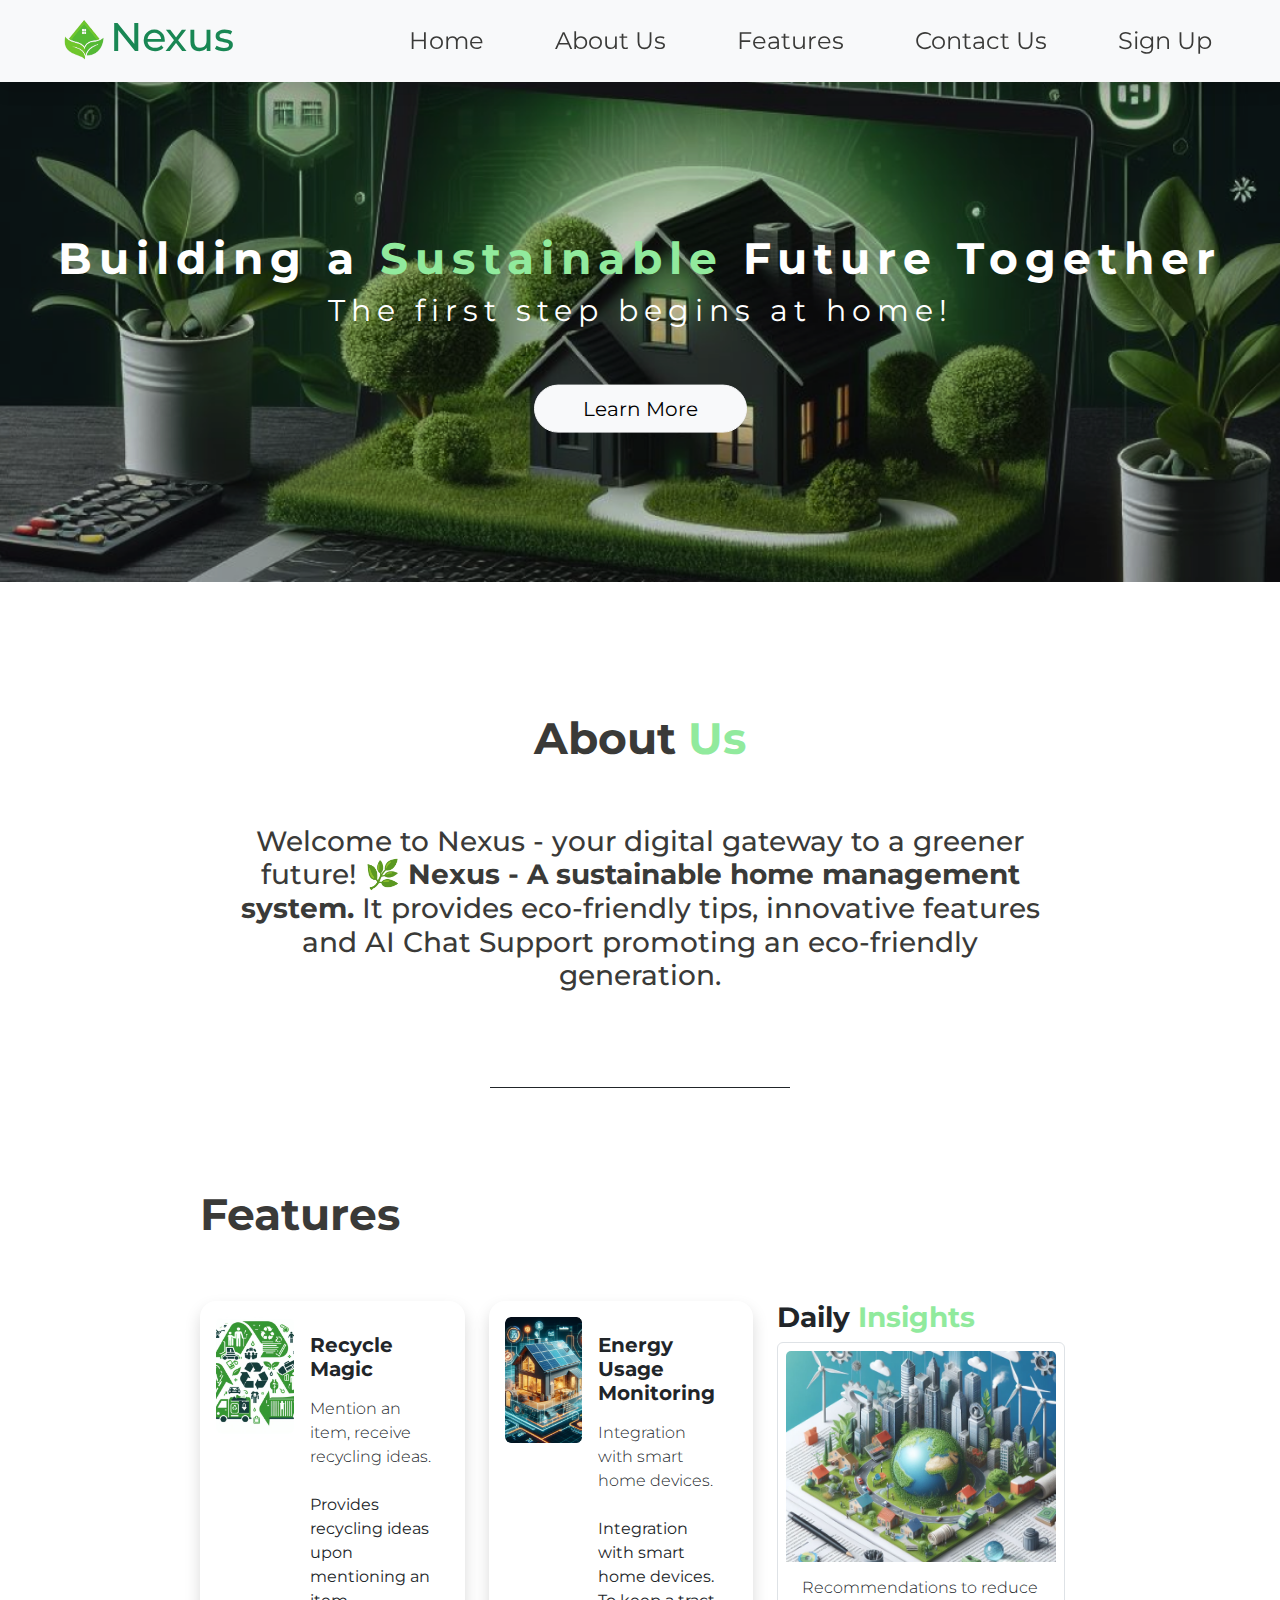
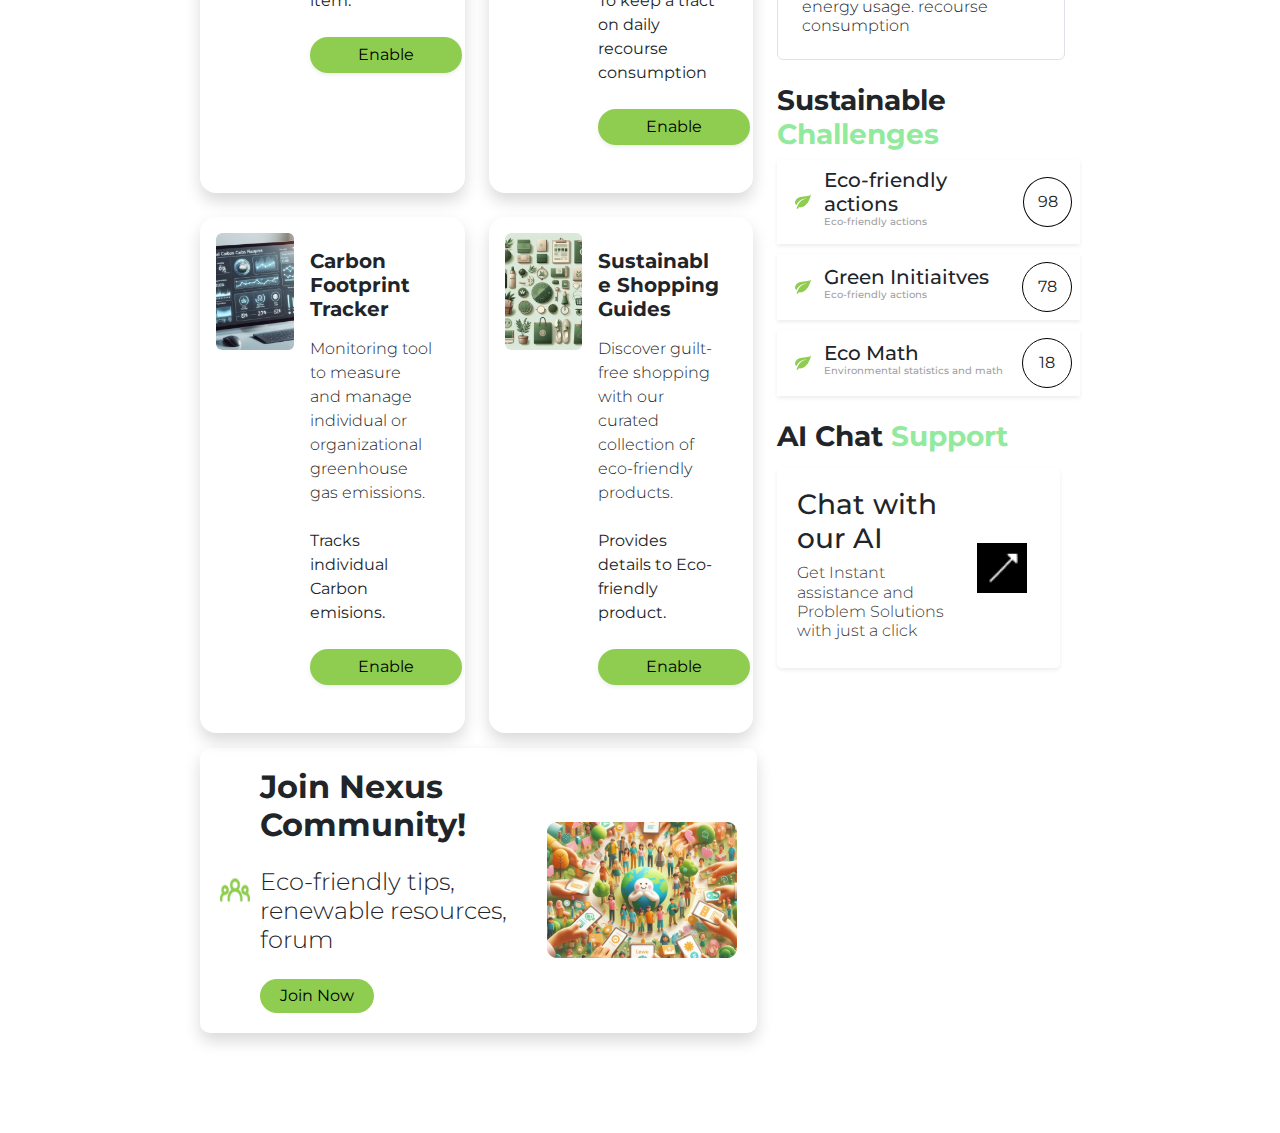
<file: index.html>
<!DOCTYPE html>
<html lang="en">

<head>
	<meta charset="UTF-8" />
	<meta name="viewport" content="width=device-width, initial-scale=1.0" />
	<title>Nexus</title>
	<link rel="shortcut icon" href="assets/favicon.png" type="image/x-icon" />
	<link href="https://cdn.jsdelivr.net/npm/bootstrap@5.3.3/dist/css/bootstrap.min.css" rel="stylesheet"
		integrity="sha384-QWTKZyjpPEjISv5WaRU9OFeRpok6YctnYmDr5pNlyT2bRjXh0JMhjY6hW+ALEwIH" crossorigin="anonymous" />
	<link rel="stylesheet" href="style.css" />
</head>

<body>
	<nav class="navbar navbar-expand-lg bg-body-tertiary shadow px-5 sticky-top">
		<div class="container-fluid">
			<a class="navbar-brand d-flex" href="/">
				<img src="assets/favicon.png" alt="logo" width="50" />
				<h1 class="text-success">Nexus</h1>
			</a>
			<button class="navbar-toggler" type="button" data-bs-toggle="collapse"
				data-bs-target="#navbarSupportedContent" aria-controls="navbarSupportedContent" aria-expanded="false"
				aria-label="Toggle navigation">
				<span class="navbar-toggler-icon"></span>
			</button>
			<div class="collapse navbar-collapse justify-content-end" id="navbarSupportedContent">
				<ul class="navbar-nav mb-2 mb-lg-0 ml-auto" style="gap: 55px">
					<li class="nav-item">
						<a class="nav-link active fs-4 text-black" aria-current="page" href="#hero">Home</a>
					</li>
					<li class="nav-item">
						<a class="nav-link active fs-4 text-black" aria-current="page" href="#about-us">About Us</a>
					</li>
					<li class="nav-item">
						<a class="nav-link active fs-4 text-black" aria-current="page" href="#features">Features</a>
					</li>
					<li class="nav-item">
						<a class="nav-link active fs-4 text-black" aria-current="page" href="contact-us.html">Contact
							Us</a>
					</li>
					<li class="nav-item">
						<a class="nav-link active fs-4 text-black" aria-current="page" href="sign-up.html">Sign Up</a>
					</li>
				</ul>
			</div>
		</div>
	</nav>
	<section id="hero">
		<div class="hero-img">
			<div class="overlay"></div>
			<div class="text-container">
				<h1>Building a <span> Sustainable </span> Future Together</h1>
				<h3>The first step begins at home!</h3>
				<a class="btn btn-light btn-lg rounded-pill px-5 mt-5" href="#" role="button">Learn More</a>
			</div>
		</div>
	</section>
	<section id="about-us" class="container-sm">
		<div class="text-container">
			<h1 class="text-center text-black">About <span>Us</span></h1>
			<p class="text-center text-black h3 pb-3">Welcome to Nexus - your digital gateway to a greener future! 🌿
				<span class="fw-bold"> Nexus - A sustainable home
					management system. </span> It
				provides eco-friendly tips, innovative features and AI Chat Support promoting an eco-friendly
				generation.
			</p>
		</div>
	</section>
	<hr />
	<section id="features">
		<h1 class="text-left text-black">Features</h1>
		<div style="display: flex;">
			<div class="left-container">
				<div class="row row-cols-1 row-cols-md-1 row-cols-xl-2 g-4">
					<div class="col">
						<div class="card mb-3 shadow p-3 rounded-4">
							<div class="row g-0">
								<div class="col-md-4">
									<img src="./assets/recycle-magic.png" class="img-fluid rounded-start"
										alt="card-asset">
								</div>
								<div class="col-md-8">
									<div class="card-body">
										<h5 class="card-title fw-bold mb-3">Recycle Magic</h5>
										<p class="card-text fw-light">Mention an item, receive recycling ideas.</p>
										<p class="card-text my-4">Provides recycling ideas upon mentioning an item.
										</p>
										<button
											class="btn btn-success bg-green rounded-pill px-5 border-none shadow-sm">Enable</button>
									</div>
								</div>
							</div>
						</div>
					</div>
					<div class="col">
						<div class="card mb-3 shadow p-3 rounded-4">
							<div class="row g-0">
								<div class="col-md-4">
									<img src="./assets/energy-usage-monitoring.png" class="img-fluid rounded-start"
										alt="card-asset">
								</div>
								<div class="col-md-8">
									<div class="card-body">
										<h5 class="card-title fw-bold mb-3">Energy Usage
											Monitoring</h5>
										<p class="card-text fw-light">Integration with smart home devices.</p>
										<p class="card-text my-4">Integration with smart home devices. To keep a tract
											on daily recourse consumption </p>
										<button
											class="btn btn-success bg-green rounded-pill px-5  border-none shadow-sm">Enable</button>
									</div>
								</div>
							</div>
						</div>
					</div>
					<div class="col">
						<div class="card mb-3 shadow p-3 rounded-4">
							<div class="row g-0">
								<div class="col-md-4">
									<img src="./assets/carbon-footprint-tracker.png" class="img-fluid rounded-start"
										alt="card-asset">
								</div>
								<div class="col-md-8">
									<div class="card-body">
										<h5 class="card-title fw-bold mb-3">Carbon Footprint
											Tracker</h5>
										<p class="card-text fw-light">Monitoring tool to measure and manage individual
											or organizational greenhouse gas emissions.</p>
										<p class="card-text my-4">Tracks individual Carbon emisions.</p>
										<a class="btn btn-success bg-green rounded-pill px-5 border-none shadow-sm"
											aria-current="page" href="carbon-footprint.html">Enable</a>
									</div>
								</div>
							</div>
						</div>
					</div>
					<div class="col">
						<div class="card mb-3 shadow p-3 rounded-4">
							<div class="row g-0">
								<div class="col-md-4">
									<img src="./assets/sustainable-shopping-guide.png" class="img-fluid rounded-start"
										alt="card-asset">
								</div>
								<div class="col-md-8">
									<div class="card-body">
										<h5 class="card-title fw-bold mb-3">Sustainable Shopping Guides</h5>
										<p class="card-text fw-light">Discover guilt-free shopping with our curated
											collection of eco-friendly products.</p>
										<p class="card-text my-4">Provides details to Eco-friendly product.</p>
										<button
											class="btn btn-success bg-green rounded-pill px-5  border-none shadow-sm">Enable</button>
									</div>
								</div>
							</div>
						</div>
					</div>
				</div>
				<div class="community shadow">
					<img src="./assets/group-icon.png" alt="group" class="icon">
					<div>
						<h2 class="fw-bold">Join Nexus Community!</h2>
						<h4 class="fw-light py-3">
							Eco-friendly tips,
							<br>
							renewable resources, forum
						</h4>
						<button class="card-btn">Join Now</button>
					</div>
					<img src="./assets/nexus-community.png" alt="community" class="card-media">
				</div>
			</div>
			<div class="right-container">
				<h3 class="h3 text-left fw-bold">Daily <span>Insights</span></h3>
				<div class="card border h-3 p-2" style="width: 18rem;">
					<img src="./assets/daily-insights.png" class="card-img-top" alt="daily-insights">
					<div class="card-body">
						<p class="card-text fw-light h6">Recommendations to reduce energy usage. recourse consumption
						</p>
					</div>
				</div>
				<h3 class="h3 text-left fw-bold mt-4">Sustainable <span>Challenges</span></h3>
				<div style="display: flex; flex-direction: column; gap: 10px;">
					<div class="action-card shadow-sm p-2">
						<img src="./assets/leaf-icon.png" alt="leaf" class="icon">
						<div class="card-body">
							<h5>Eco-friendly actions</h5>
							<h6>Eco-friendly actions</h6>
						</div>
						<circle>98</circle>
					</div>
					<div class="action-card shadow-sm p-2">
						<img src="./assets/leaf-icon.png" alt="leaf" class="icon">
						<div class="card-body">
							<h5>Green Initiaitves</h5>
							<h6>Eco-friendly actions</h6>
						</div>
						<circle>78</circle>
					</div>
					<div class="action-card shadow-sm p-2">
						<img src="./assets/leaf-icon.png" alt="leaf" class="icon">
						<div class="card-body">
							<h5>Eco Math</h5>
							<h6>Environmental statistics and math</h6>
						</div>
						<circle>18</circle>
					</div>
				</div>
				<h3 class="h3 text-left fw-bold mt-4">AI Chat <span>Support</span></h3>
				<div class="ai-support shadow-sm">
					<div>
						<h3>Chat with our AI</h3>
						<h4 class="fw-light fs-6 text-black">Get Instant assistance and Problem Solutions with just a
							click</h4>
					</div>
					<button class="btn">
						<img src="./assets/ai-logo.png" alt="" width="50" height="50">
					</button>
				</div>
			</div>
		</div>

	</section>
	<footer>

	</footer>
	<script src="script.js"></script>
	<script src="https://cdn.jsdelivr.net/npm/@popperjs/core@2.11.8/dist/umd/popper.min.js"
		integrity="sha384-I7E8VVD/ismYTF4hNIPjVp/Zjvgyol6VFvRkX/vR+Vc4jQkC+hVqc2pM8ODewa9r"
		crossorigin="anonymous"></script>
	<script src="https://cdn.jsdelivr.net/npm/bootstrap@5.3.3/dist/js/bootstrap.bundle.min.js"
		integrity="sha384-YvpcrYf0tY3lHB60NNkmXc5s9fDVZLESaAA55NDzOxhy9GkcIdslK1eN7N6jIeHz"
		crossorigin="anonymous"></script>
</body>

</html>
</file>
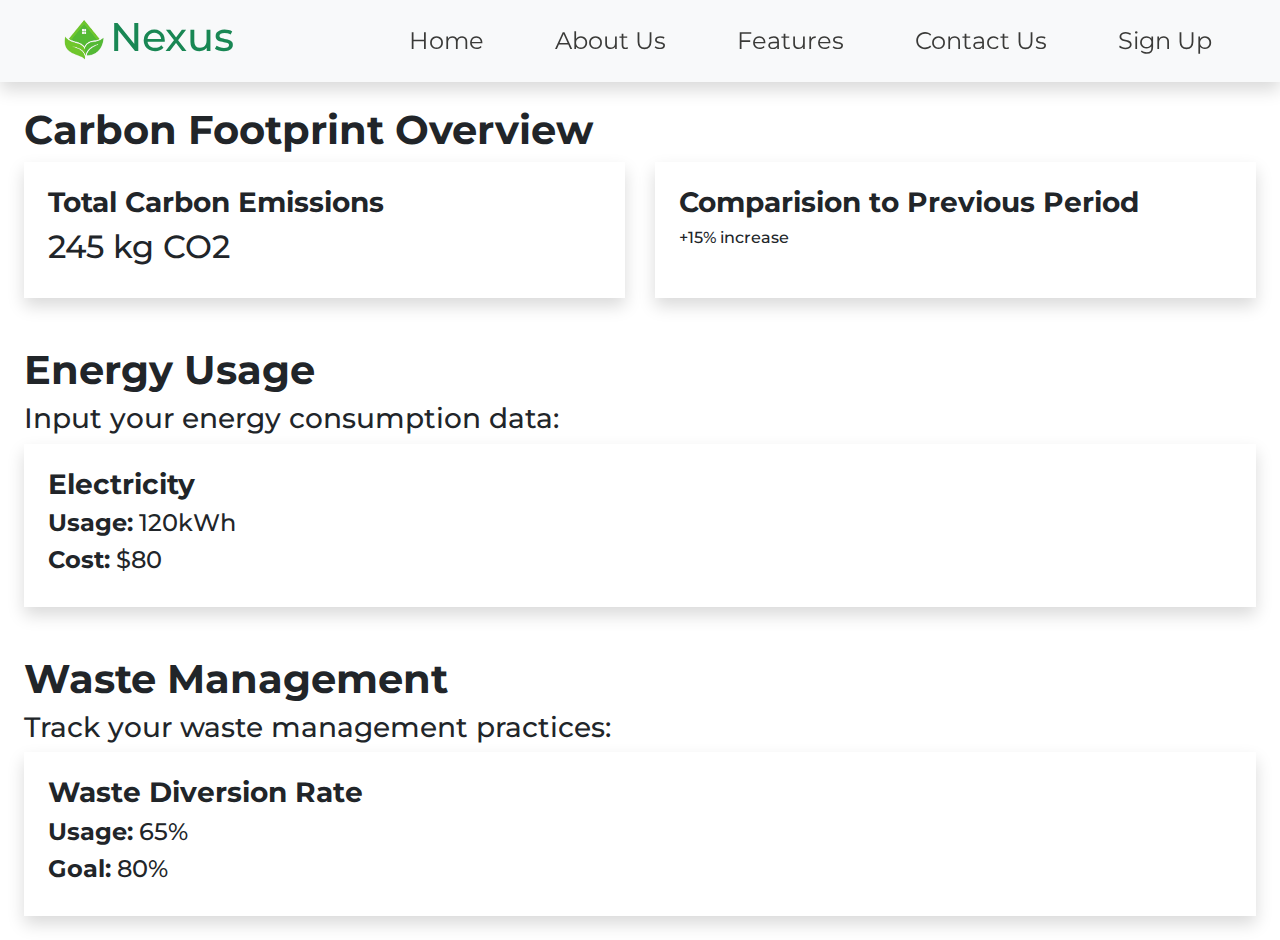
<file: carbon-footprint.html>
<!DOCTYPE html>
<html lang="en">

<head>
    <meta charset="UTF-8" />
    <meta name="viewport" content="width=device-width, initial-scale=1.0" />
    <title>Nexus | Carbon Footprint Tracker</title>
    <link rel="shortcut icon" href="assets/favicon.png" type="image/x-icon" />
    <link href="https://cdn.jsdelivr.net/npm/bootstrap@5.3.3/dist/css/bootstrap.min.css" rel="stylesheet"
        integrity="sha384-QWTKZyjpPEjISv5WaRU9OFeRpok6YctnYmDr5pNlyT2bRjXh0JMhjY6hW+ALEwIH" crossorigin="anonymous" />
    <link rel="stylesheet" href="style.css" />
</head>

<body>
    <nav class="navbar navbar-expand-lg bg-body-tertiary shadow px-5 sticky-top">
        <div class="container-fluid">
            <a class="navbar-brand d-flex" href="/">
                <img src="assets/favicon.png" alt="logo" width="50" />
                <h1 class="text-success">Nexus</h1>
            </a>
            <button class="navbar-toggler" type="button" data-bs-toggle="collapse"
                data-bs-target="#navbarSupportedContent" aria-controls="navbarSupportedContent" aria-expanded="false"
                aria-label="Toggle navigation">
                <span class="navbar-toggler-icon"></span>
            </button>
            <div class="collapse navbar-collapse justify-content-end" id="navbarSupportedContent">
                <ul class="navbar-nav mb-2 mb-lg-0 ml-auto" style="gap: 55px">
                    <li class="nav-item">
                        <a class="nav-link active fs-4 text-black" aria-current="page" href="#hero">Home</a>
                    </li>
                    <li class="nav-item">
                        <a class="nav-link active fs-4 text-black" aria-current="page" href="#about-us">About Us</a>
                    </li>
                    <li class="nav-item">
                        <a class="nav-link active fs-4 text-black" aria-current="page" href="#features">Features</a>
                    </li>
                    <li class="nav-item">
                        <a class="nav-link active fs-4 text-black" aria-current="page" href="contact-us.html">Contact
                            Us</a>
                    </li>
                    <li class="nav-item">
                        <a class="nav-link active fs-4 text-black" aria-current="page" href="sign-up.html">Sign Up</a>
                    </li>
                </ul>
            </div>
        </div>
    </nav>
    <section class="m-4 mb-5">
        <h1 class="fw-bold">Carbon Footprint Overview</h1>
        <div style="display: flex; gap: 30px;">
            <div class="shadow p-4" style="width: 50%; display: flex; flex-direction: column; justify-content: center;">
                <h3 class="fw-bold">Total Carbon Emissions</h3>
                <h2>245 kg CO2</h2>
            </div>
            <div class="shadow p-4" style="width: 50%;">
                <h3 class="fw-bold">Comparision to Previous Period</h3>
                <h6>+15% increase</h6>
            </div>
        </div>
    </section>
    <section class="m-4 mb-5">
        <h1 class="fw-bold">Energy Usage</h1>
        <h3 class="fw-regular">Input your energy consumption data:</h3>
        <div class="shadow p-4" style="display: flex; flex-direction: column; justify-content: center;">
            <h3 class="fw-bold">Electricity</h3>
            <h4><strong>Usage:</strong> 120kWh</h4>
            <h4><strong>Cost:</strong> $80</h4>
        </div>
    </section>
    <section class="m-4">
        <h1 class="fw-bold">Waste Management</h1>
        <h3 class="fw-regular">Track your waste management practices:</h3>
        <div class="shadow p-4" style="display: flex; flex-direction: column; justify-content: center;">
            <h3 class="fw-bold">Waste Diversion Rate</h3>
            <h4><strong>Usage:</strong> 65%</h4>
            <h4><strong>Goal:</strong> 80%</h4>
        </div>
    </section>
    <script src="script.js"></script>
    <script src="https://cdn.jsdelivr.net/npm/@popperjs/core@2.11.8/dist/umd/popper.min.js"
        integrity="sha384-I7E8VVD/ismYTF4hNIPjVp/Zjvgyol6VFvRkX/vR+Vc4jQkC+hVqc2pM8ODewa9r"
        crossorigin="anonymous"></script>
    <script src="https://cdn.jsdelivr.net/npm/bootstrap@5.3.3/dist/js/bootstrap.bundle.min.js"
        integrity="sha384-YvpcrYf0tY3lHB60NNkmXc5s9fDVZLESaAA55NDzOxhy9GkcIdslK1eN7N6jIeHz"
        crossorigin="anonymous"></script>
</body>

</html>
</file>
<file: style.css>
@import url("https://fonts.googleapis.com/css2?family=Montserrat:ital,wght@0,100..900;1,100..900&display=swap");

body {
	font-family: "Montserrat", sans-serif;
}

.text-black {
	color: #3a3a38 !important;
}

#hero {
	position: relative;
}
.hero-img {
	background: url(./assets/hero-1.png) bottom center / cover no-repeat;
	text-align: center;
	padding: 250px 0;
	color: white;
}
#hero .text-container {
	position: absolute;
	top: 50%;
	left: 50%;
	transform: translate(-50%, -50%);
	width: 100%;
}
.overlay {
	position: absolute;
	top: 0;
	left: 0;
	width: 100%;
	height: 100%;
	background-color: rgba(0, 0, 0, 0.164);
	z-index: 0;
}
#hero h1 {
	font-size: 44px;
	font-weight: bold;
	letter-spacing: 7px;
}
#hero h3 {
	font-size: 30px;
	letter-spacing: 6px;
	font-weight: 400;
}

#hero span,
#about-us h1 span,
.right-container span {
	color: #91ea9d;
}

#about-us {
	padding: 70px;
}

#about-us .text-container {
	max-width: 830px;
	margin: auto;
}

#about-us h1,
#features h1 {
	font-size: 44px;
	font-weight: bold;
	margin: 60px 0;
}
hr {
	width: 300px;
	margin: auto;
	opacity: 1;
}

.bg-green {
	background-color: #8ecd4f;
}

.card .btn {
	border: none;
	color: black;
}
.card .btn:hover {
	background-color: #389733;
	color: white;
}

.left-container .card {
	border: none;
	height: 100%;
	width: 100%;
}

.card img {
	width: 100%;
}

#features {
	margin: 100px 200px;
}
#features .left-container {
	width: 1200px;
}

#features .row {
	flex-direction: row;
	width: 100%;
}
.action-card {
	display: flex;
	flex-direction: row;
	align-items: center;
	gap: 3px;
	align-items: center;
}
.action-card h5 {
	margin: 0px;
}
.action-card .icon {
	margin: 10px;
}
.action-card h6 {
	font-size: 10px;
	color: rgb(161, 161, 161);
}
.action-card circle {
	width: 50px;
	height: 50px;
	border-radius: 50%;
	display: flex;
	align-items: center;
	justify-content: center;
	border: 1px solid black;
}

.action-card .card-body {
	display: flex;
	flex-direction: column;
}

.community {
	display: flex;
	padding: 20px;
	align-items: center;
	gap: 10px;
	border-radius: 10px;
	margin-top: 15px;
	margin-right: 20px;
}
.community .icon {
	width: 30px;
	height: 40px;
}

.ai-support {
	display: flex;
	flex-direction: row;
	padding: 20px;
	gap: 10px;
	border-radius: 5px;
	margin-top: 15px;
	margin-right: 20px;
	align-items: center;
}

.ai-support button {
	transition: transform 0.3s ease, box-shadow 0.3s ease;
}
.ai-support button:hover {
	transform: scale(1.4);
	/* box-shadow: 0px 0px 10px rgba(0, 0, 0, 0.3); */
}
.community .card-media {
	align-self: right;
	margin-left: auto;
}
.community .card-btn {
	border: none;
	background-color: #8ecd4f;
	padding: 5px 20px;
	border-radius: 40px;
	transition: transform 0.3s ease, background-color 0.3s ease, color 0.3s ease;
}
.community .card-btn:hover {
	background-color: green;
	color: white;
}


@media only screen and (max-width: 1000px) {
	#features {
		margin: 10px 30px;
	}
}
</file>
